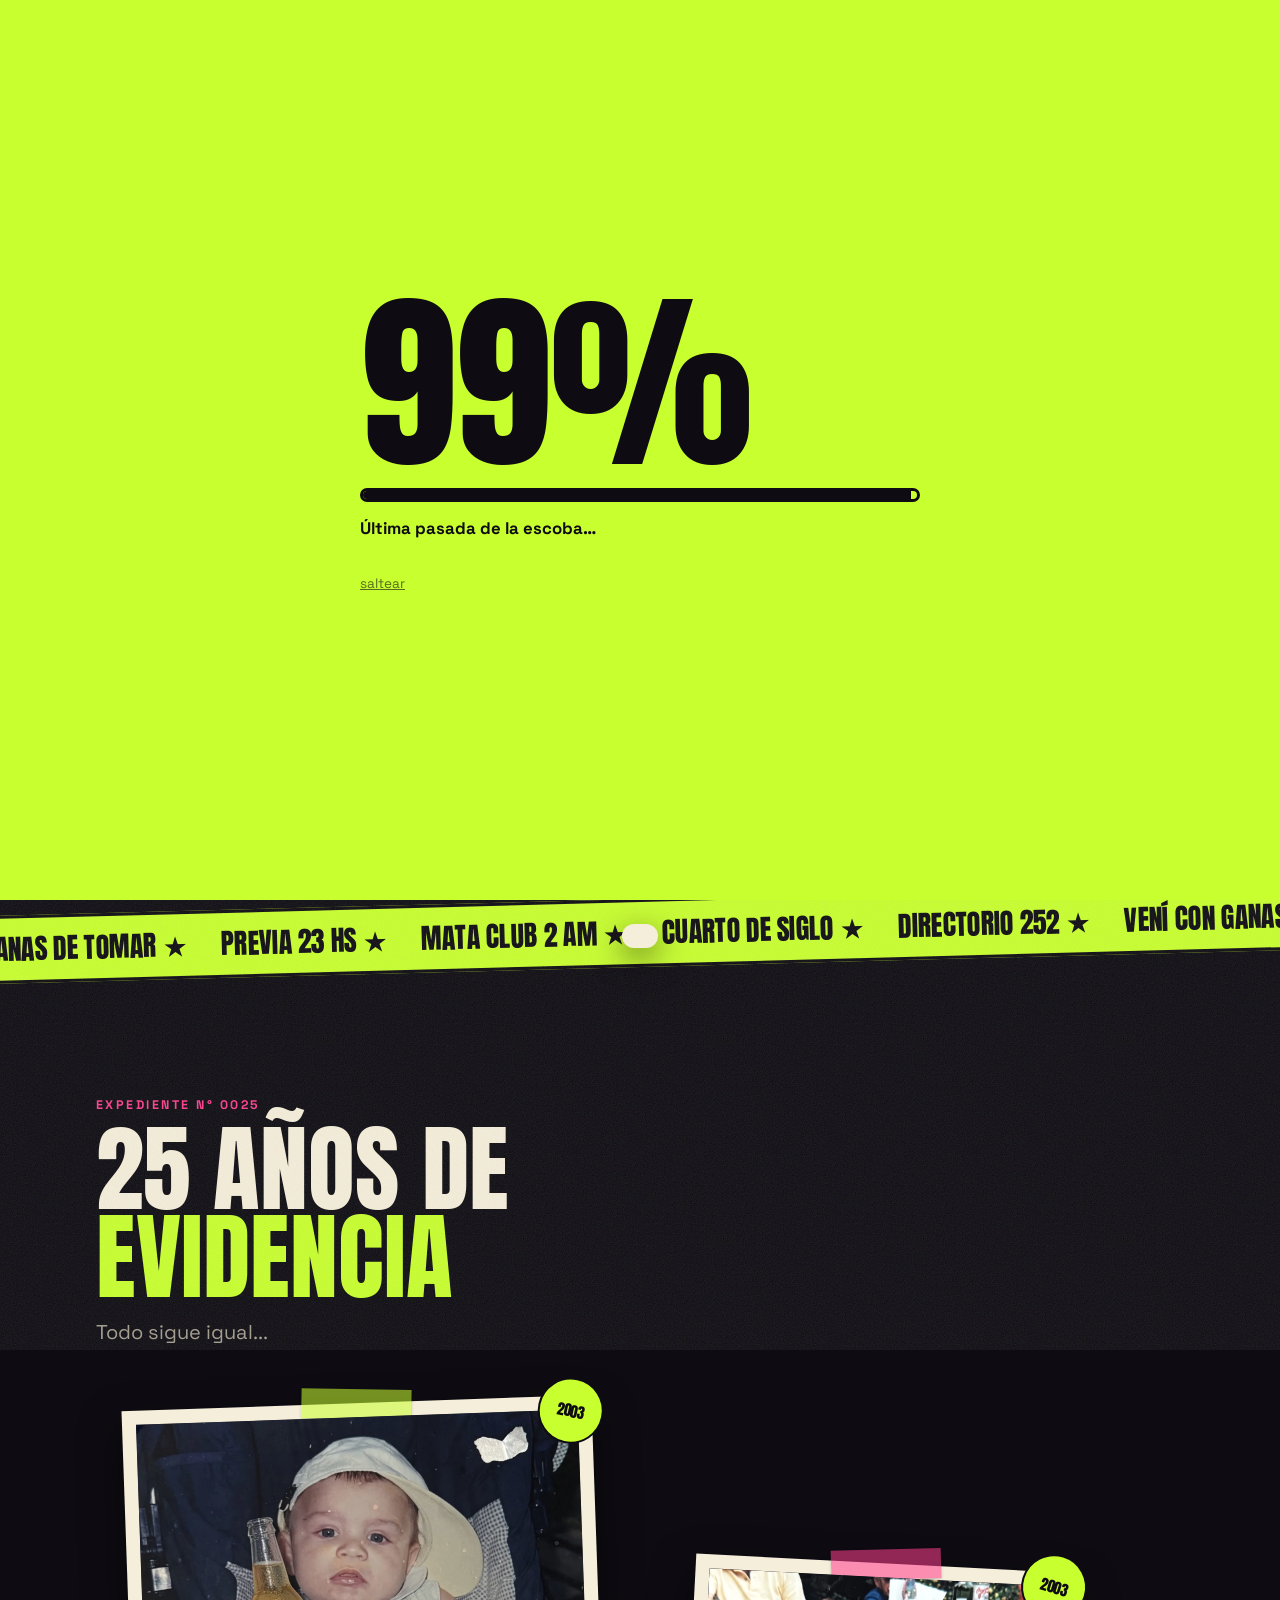
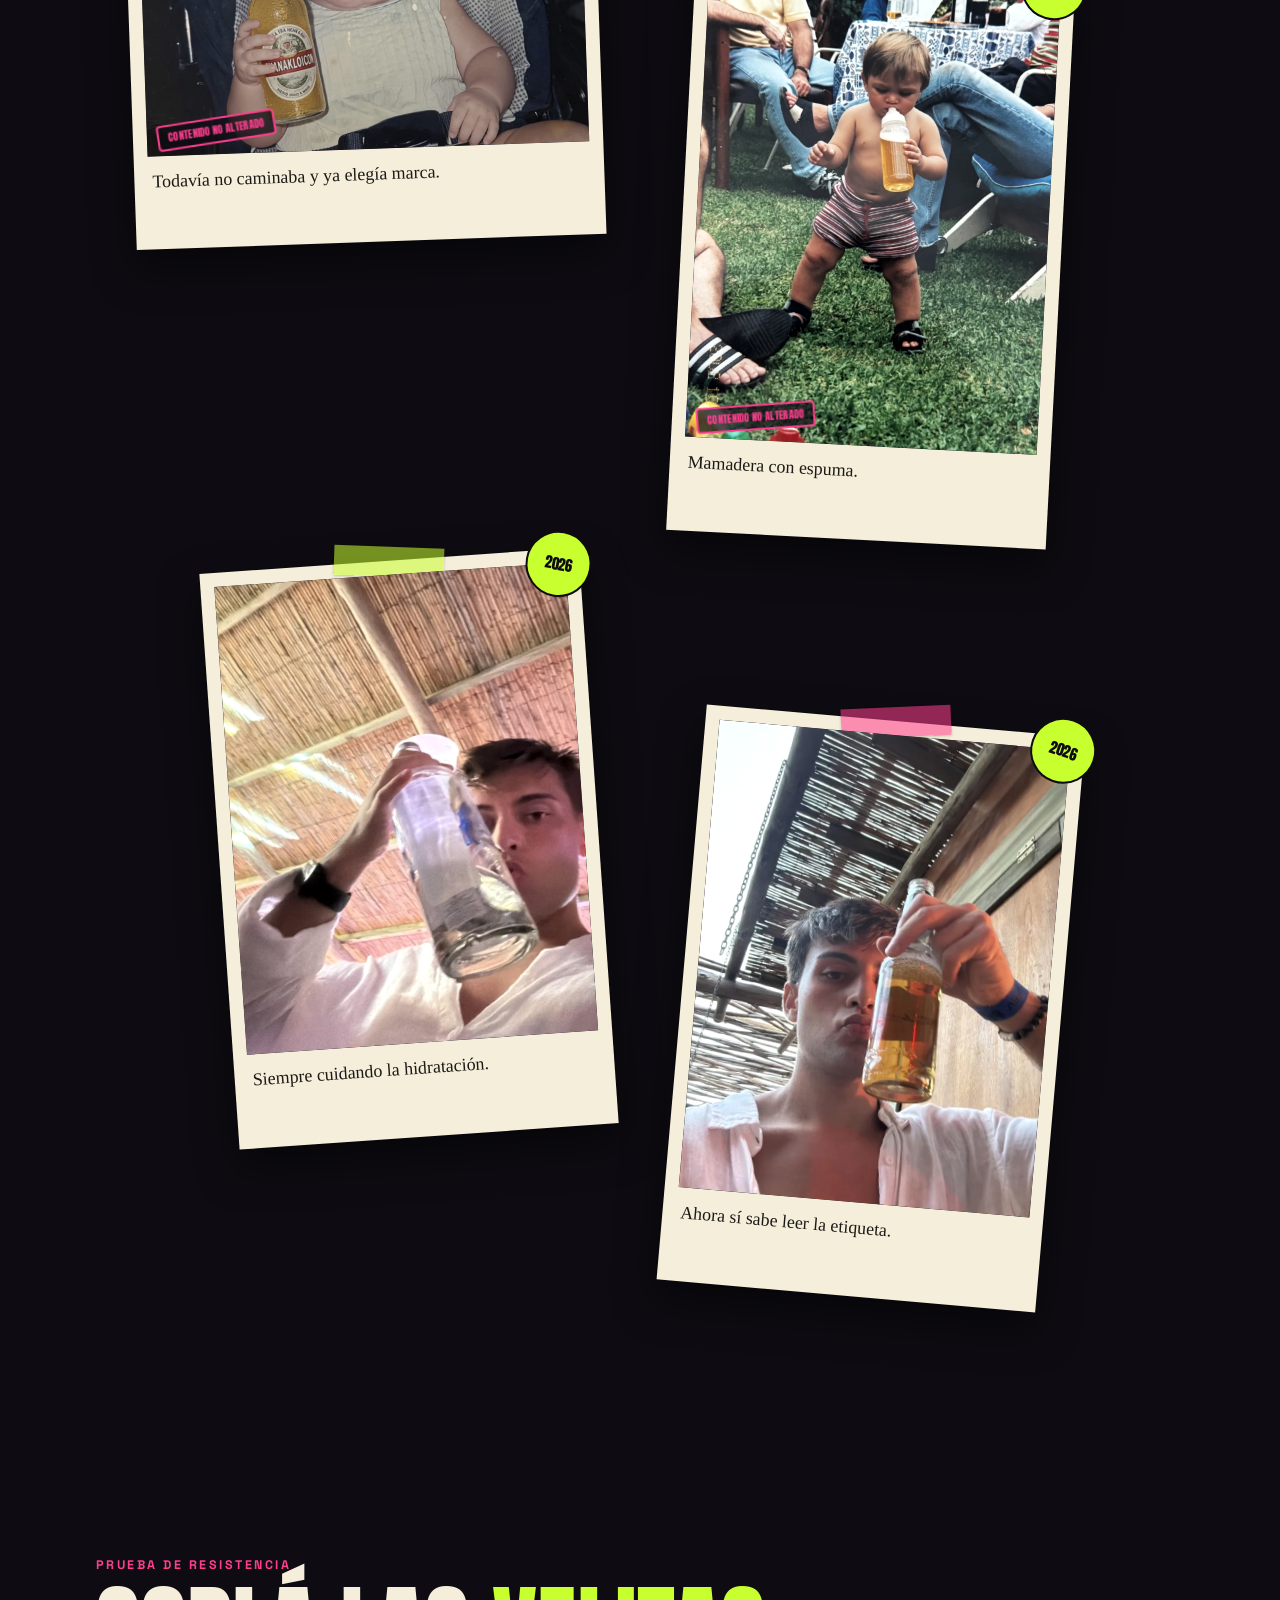
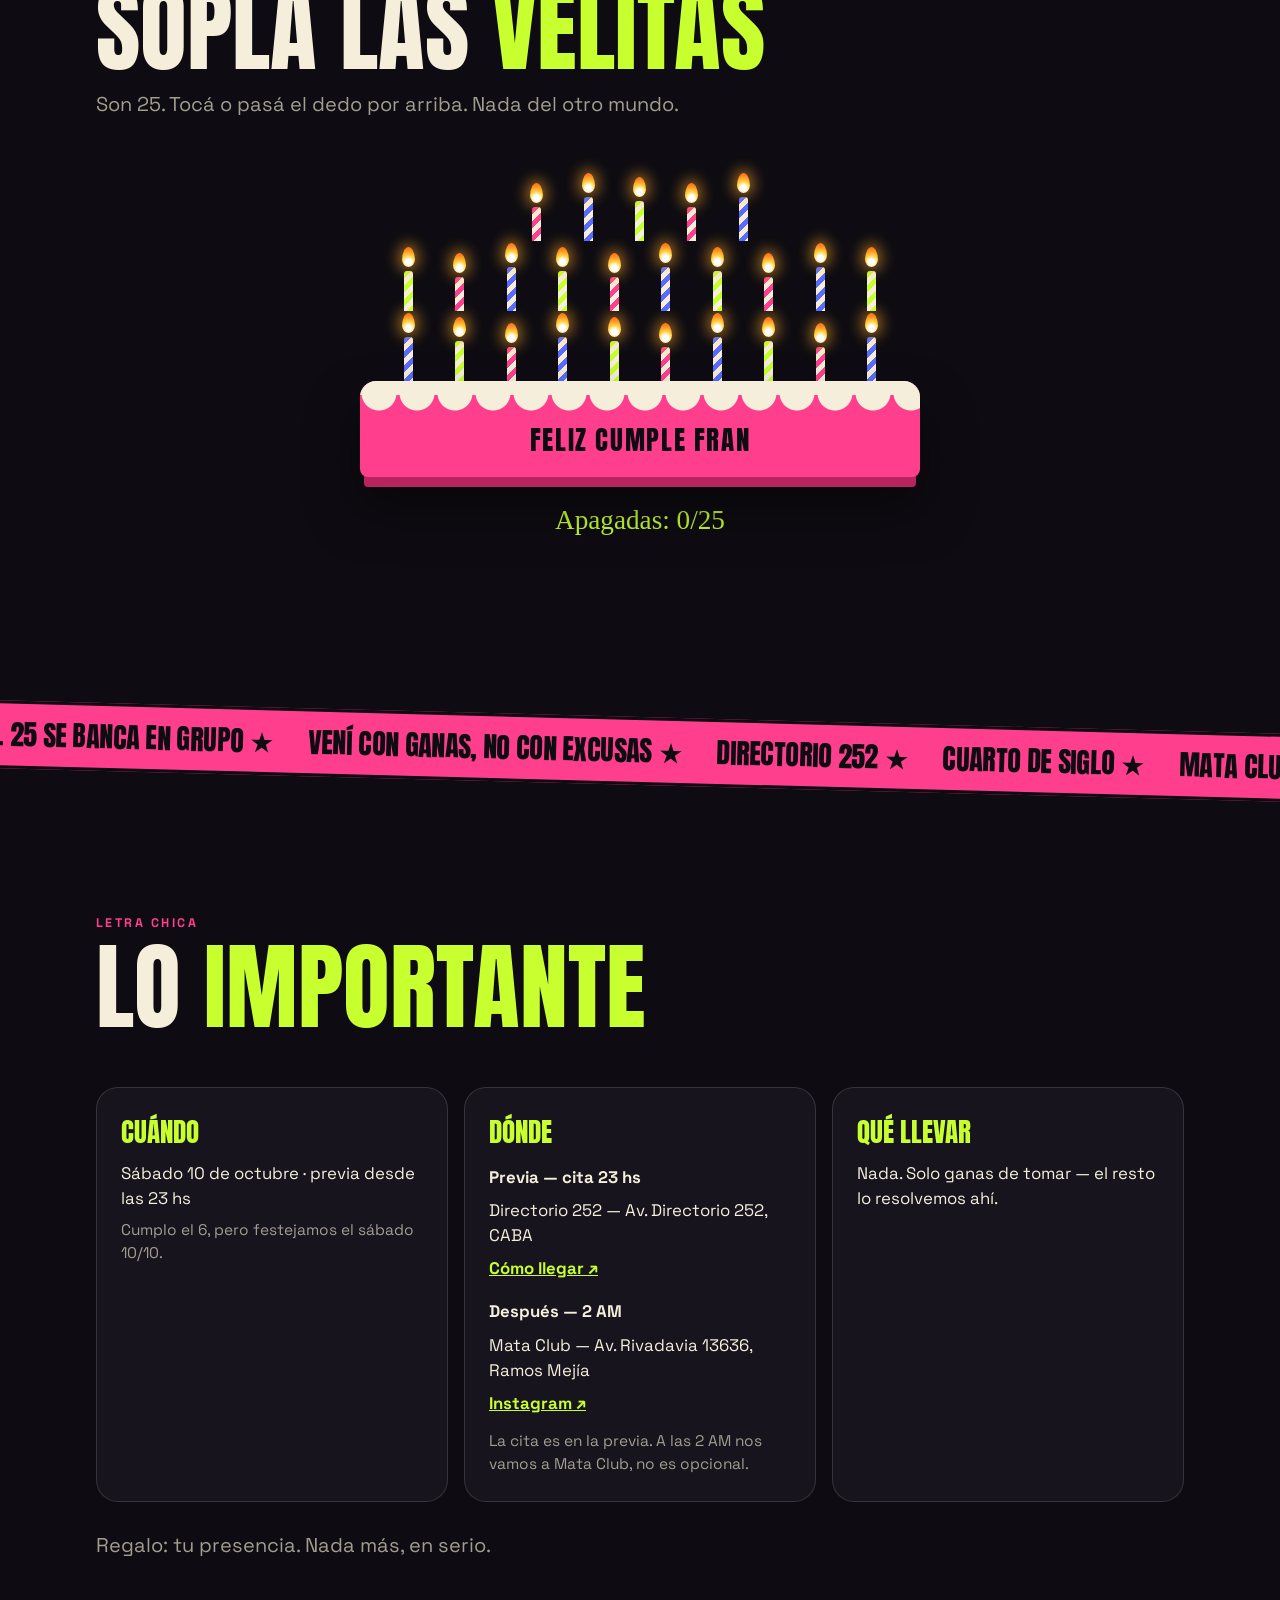
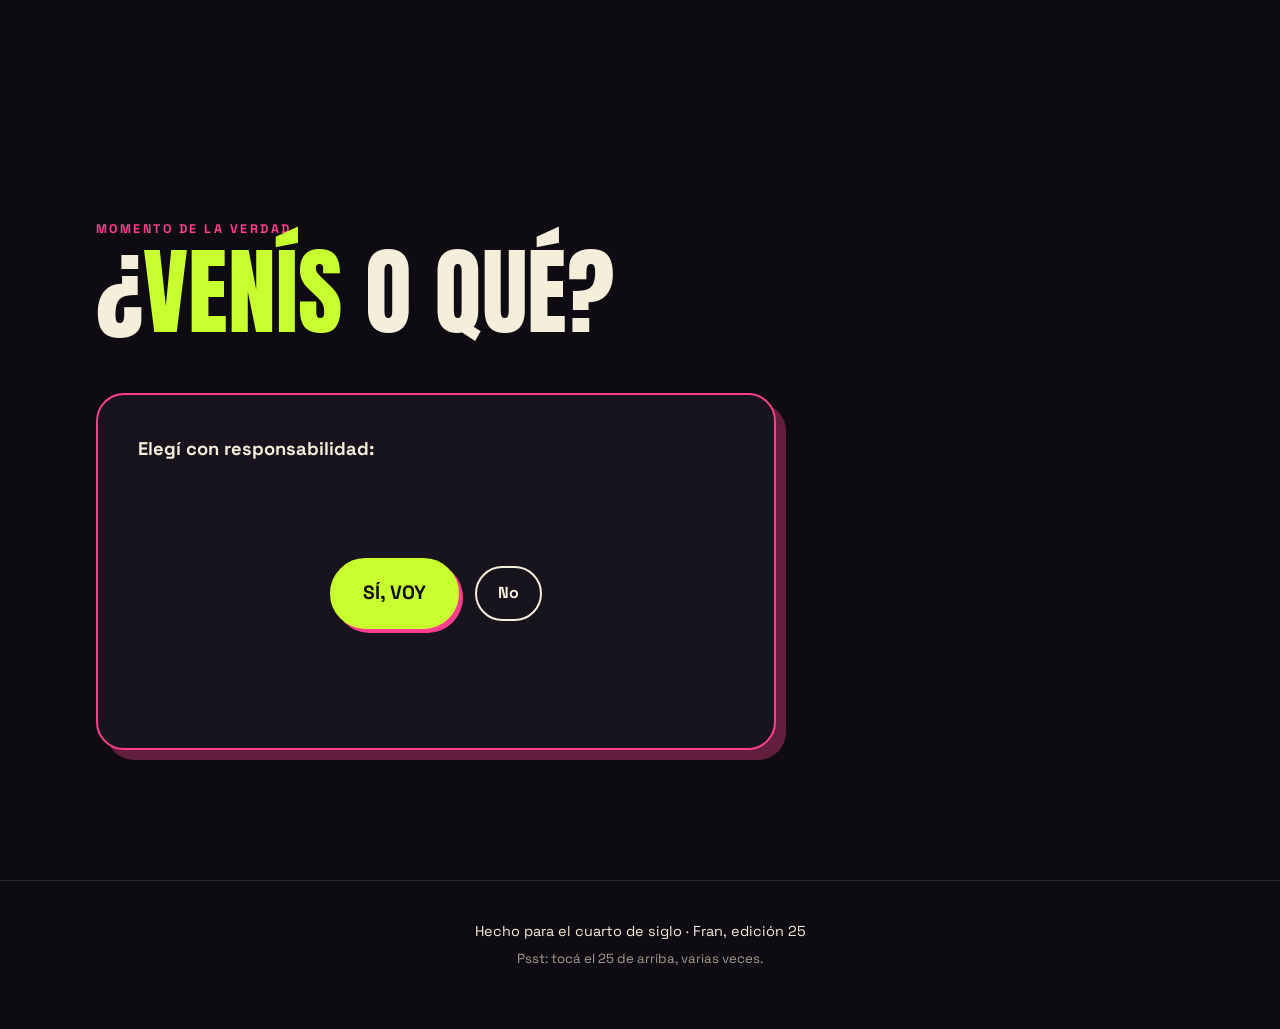
<file: index.html>
<!doctype html>
<html lang="es-AR">
<head>
  <meta charset="utf-8">
  <meta name="viewport" content="width=device-width, initial-scale=1, viewport-fit=cover">
  <meta name="robots" content="noindex, nofollow">
  <meta name="theme-color" content="#0e0c12">
  <title>Fran cumple 25</title>
  <meta name="description" content="Cuarto de siglo. Previa, después Mata Club. Confirmá tu asistencia.">

  <!-- Preview al compartir por WhatsApp. og:image tiene que ser URL ABSOLUTA (ver README) -->
  <meta property="og:title" content="Fran cumple 25">
  <meta property="og:description" content="Sábado 10/10 · Previa 23 hs · Confirmá acá.">
  <meta property="og:type" content="website">
  <meta property="og:url" content="https://fran-cumple-25.netlify.app/">
  <meta property="og:image" content="https://fran-cumple-25.netlify.app/img/og.jpg">

  <link rel="icon" href="data:image/svg+xml,<svg xmlns='http://www.w3.org/2000/svg' viewBox='0 0 100 100'><text y='.9em' font-size='90'>🎂</text></svg>">
  <link rel="preconnect" href="https://fonts.googleapis.com">
  <link rel="preconnect" href="https://fonts.gstatic.com" crossorigin>
  <link href="https://fonts.googleapis.com/css2?family=Anton&family=Permanent+Marker&family=Space+Grotesk:wght@400;500;700&display=swap" rel="stylesheet">
  <link rel="stylesheet" href="css/styles.css">
</head>
<body class="is-loading">

  <div class="grain" aria-hidden="true"></div>
  <canvas id="confetti" aria-hidden="true"></canvas>
  <div id="toast" role="status" aria-live="polite"></div>
  <div class="egg-badge" id="egg-badge" aria-live="polite"></div>

  <!-- ============ LOADER ============ -->
  <div id="loader">
    <div class="loader-inner">
      <p class="loader-pct"><span id="loader-num">0</span>%</p>
      <div class="loader-bar"><i id="loader-fill"></i></div>
      <p class="loader-msg" id="loader-msg">Cargando un cuarto de siglo…</p>
      <button class="loader-skip" id="loader-skip" type="button">saltear</button>
    </div>
  </div>

  <!-- ============ HERO ============ -->
  <header class="hero">
    <div class="hero-top">
      <span>★ Invitación oficial ★</span>
    </div>

    <svg class="badge" viewBox="0 0 200 200" aria-hidden="true">
      <defs><path id="circ" d="M100,100 m-76,0 a76,76 0 1,1 152,0 a76,76 0 1,1 -152,0"/></defs>
      <circle cx="100" cy="100" r="99"/>
      <g class="badge-spin">
        <text><textPath href="#circ" textLength="470">25 AÑOS ★ 10/10 ★ 25 AÑOS ★ 10/10 ★</textPath></text>
      </g>
      <text class="badge-sub" x="100" y="112" text-anchor="middle">25 · 10/10</text>
    </svg>

    <h1 class="hero-title">
      <span class="hero-name" id="hero-name" data-cfg="nombre"></span>
      <span class="hero-row">
        <span class="hero-cumple">cumple</span>
        <button class="hero-25" id="hero-25" type="button" aria-label="25 años">25</button>
      </span>
    </h1>

    <p class="hero-sub" id="hero-sub">Un cuarto de siglo.</p>

    <p class="hero-meta">
      <span data-cfg="fechaTextoHero"></span>
    </p>

    <div class="countdown" id="countdown" aria-label="Cuenta regresiva">
      <div><b id="cd-d">00</b><small>días</small></div>
      <div><b id="cd-h">00</b><small>horas</small></div>
      <div><b id="cd-m">00</b><small>min</small></div>
      <div><b id="cd-s">00</b><small>seg</small></div>
    </div>

    <p class="hero-scroll">bajá que hay más ↓</p>
  </header>

  <div class="tape" aria-hidden="true"><div class="tape-track" id="tape-1"></div></div>

  <!-- ============ FOTOS ============ -->
  <section class="section fotos" id="fotos">
    <div class="section-head">
      <p class="kicker">Expediente N° 0025</p>
      <h2>25 años de <em>evidencia</em></h2>
      <p class="lead">Todo sigue igual...</p>
    </div>

    <div class="polaroids" id="polaroids"></div>
  </section>

  <!-- ============ VELITAS ============ -->
  <section class="section velas-sec" id="velitas">
    <div class="section-head">
      <p class="kicker">Prueba de resistencia</p>
      <h2>Soplá las <em>velitas</em></h2>
      <p class="lead">Son 25. Tocá o pasá el dedo por arriba. Nada del otro mundo.</p>
    </div>
    <div class="cake" id="cake">
      <div class="velas" id="velas"></div>
      <div class="cake-body" aria-hidden="true"><span>FELIZ CUMPLE <span data-cfg="nombre"></span></span></div>
    </div>
    <p class="velas-status" id="velas-status" aria-live="polite">Apagadas: 0/25</p>
    <button class="btn btn-ghost" id="velas-reset" type="button" hidden>Prenderlas de nuevo</button>
  </section>

  <div class="tape tape-pink" aria-hidden="true"><div class="tape-track" id="tape-2"></div></div>

  <!-- ============ INFO ============ -->
  <section class="section info" id="info">
    <div class="section-head">
      <p class="kicker">Letra chica</p>
      <h2>Lo <em>importante</em></h2>
    </div>
    <div class="cards">
      <article class="card">
        <h3>Cuándo</h3>
        <p data-cfg="fechaTexto"></p>
        <p class="muted">Cumplo el 6, pero festejamos el sábado 10/10.</p>
      </article>
      <article class="card">
        <h3>Dónde</h3>
        <p class="card-sub">Previa — cita <span data-cfg="previa.cita"></span></p>
        <p><span data-cfg="previa.nombre"></span> — <span data-cfg="previa.direccion"></span></p>
        <p class="card-links">
          <a data-href="previa.maps" target="_blank" rel="noopener">Cómo llegar ↗</a>
        </p>
        <p class="card-sub" style="margin-top:10px">Después — <span data-cfg="after.hora"></span></p>
        <p><span data-cfg="after.nombre"></span> — <span data-cfg="after.direccion"></span></p>
        <p class="card-links">
          <a data-href="after.instagram" target="_blank" rel="noopener">Instagram ↗</a>
        </p>
        <p class="muted" style="margin-top:6px">La cita es en la previa. A las <span data-cfg="after.hora"></span> nos vamos a Mata Club, no es opcional.</p>
      </article>
      <article class="card">
        <h3>Qué llevar</h3>
        <p>Nada. Solo ganas de tomar — el resto lo resolvemos ahí.</p>
      </article>
    </div>
    <p class="lead info-extra">Regalo: tu presencia. Nada más, en serio.</p>
  </section>

  <!-- ============ RSVP ============ -->
  <section class="section rsvp" id="rsvp">
    <div class="section-head">
      <p class="kicker">Momento de la verdad</p>
      <h2>¿<em>Venís</em> o qué?</h2>
    </div>

    <div class="rsvp-box">
      <p class="demo-flag" id="demo-flag" hidden>⚠️ MODO DEMO — falta conectar el Google Sheet (README, paso 2). No se guarda nada.</p>

      <!-- Paso 1: sí / no -->
      <div class="step is-active" data-step="choice">
        <p class="step-q">Elegí con responsabilidad:</p>
        <div class="arena" id="arena">
          <button class="btn btn-acid btn-big" id="btn-si" type="button">SÍ, VOY</button>
          <button class="btn btn-ghost" id="btn-no" type="button">No</button>
        </div>
      </div>

      <!-- Paso 2: datos -->
      <form class="step" data-step="datos" id="form-datos" novalidate>
        <p class="step-count">Paso 1 de 2 — Tus datos</p>
        <label>Género *
          <select name="genero" required>
            <option value="" disabled selected>Elegí una opción</option>
            <option value="hombre">Hombre</option>
            <option value="mujer">Mujer</option>
          </select>
        </label>
        <label>Nombre y apellido *
          <input name="nombre" type="text" autocomplete="name" required maxlength="80" placeholder="Como en el DNI, para que no haya lío en la puerta">
        </label>
        <label>Mensaje para el cumpleañero <span class="opt">(opcional)</span>
          <textarea name="mensaje" rows="3" maxlength="500" placeholder="Algo copado, o directamente nada"></textarea>
        </label>
        <!-- honeypot anti-bots: los humanos no lo ven -->
        <input class="hp" name="website" type="text" tabindex="-1" autocomplete="off" aria-hidden="true">
        <div class="step-actions">
          <button class="btn btn-ghost" type="button" data-goto="choice">← Volver</button>
          <button class="btn btn-acid" type="submit">Siguiente: la parte que duele →</button>
        </div>
      </form>

      <!-- Paso 3: pago -->
      <form class="step" data-step="pago" id="form-pago" novalidate>
        <p class="step-count">Paso 2 de 2 — La parte que duele</p>
        <p class="pay-lead">Transferí <span class="pay-precio" id="pago-precio"></span> a este alias y recién ahí confirmá:</p>

        <div class="alias">
          <div>
            <small>ALIAS</small>
            <b id="alias-text" data-cfg="pago.alias"></b>
            <small>Titular: <span data-cfg="pago.titular"></span></small>
          </div>
          <button class="btn btn-pink" type="button" id="alias-copy">Copiar</button>
        </div>

        <label>¿A nombre de quién sale la transferencia? *
          <input name="titular" type="text" required maxlength="80" placeholder="Para encontrarte en el home banking">
        </label>

        <label class="check">
          <input name="transfirio" type="checkbox" required>
          <span>Ya transferí.</span>
        </label>

        <p class="form-error" id="pago-error" hidden></p>
        <div class="step-actions">
          <button class="btn btn-ghost" type="button" data-goto="datos">← Volver</button>
          <button class="btn btn-acid" type="submit" id="btn-confirmar">Confirmar asistencia</button>
        </div>
      </form>

      <!-- Paso alternativo: no viene -->
      <form class="step" data-step="no" id="form-no" novalidate>
        <p class="step-count">Qué decepción.</p>
        <label>Nombre y apellido *
          <input name="nombre" type="text" autocomplete="name" required maxlength="80" placeholder="Para saber a quién dejar de saludar">
        </label>
        <label>Excusa *
          <textarea name="excusa" rows="3" required maxlength="500" placeholder="'Tengo un compromiso' ya la usaron"></textarea>
        </label>
        <input class="hp" name="website" type="text" tabindex="-1" autocomplete="off" aria-hidden="true">
        <p class="form-error" id="no-error" hidden></p>
        <div class="step-actions">
          <button class="btn btn-acid" type="button" data-goto="choice">Me arrepentí, voy</button>
          <button class="btn btn-ghost" type="submit" id="btn-no-enviar">Enviar excusa</button>
        </div>
      </form>

      <!-- Éxito: ticket -->
      <div class="step" data-step="ok">
        <p class="ok-title">Adentro.</p>
        <p class="ok-lead">Sacale captura a tu entrada.</p>
        <div class="ticket" id="ticket">
          <div class="ticket-main">
            <small>ENTRADA OFICIAL · <span data-cfg="nombre"></span> cumple 25</small>
            <b class="ticket-name" id="ticket-name">—</b>
            <p><span data-cfg="fechaTexto"></span><br><span data-cfg="previa.nombre"></span> · <span data-cfg="previa.direccion"></span></p>
            <p class="ticket-vale">VALE POR: un lugar en la previa y en Mata Club</p>
          </div>
          <div class="ticket-stub">
            <span class="ticket-num" id="ticket-num">N° 0025-0000</span>
            <span class="barcode" aria-hidden="true"></span>
            <span class="ticket-admit">ADMIT ONE</span>
          </div>
        </div>
        <p class="muted center">La entrada se valida cuando Fran vea la transferencia.</p>
      </div>

      <!-- Éxito: no viene -->
      <div class="step" data-step="ok-no">
        <p class="ok-title">Excusa recibida.</p>
        <p class="ok-lead">Si cambiás de opinión, recargá la página y decí que sí.</p>
      </div>
    </div>
  </section>

  <footer class="footer">
    <p>Hecho para el cuarto de siglo · <span data-cfg="nombre"></span>, edición 25</p>
    <p class="muted">Psst: tocá el 25 de arriba, varias veces.</p>
  </footer>

  <script src="js/config.js"></script>
  <script src="js/main.js"></script>
</body>
</html>
</file>
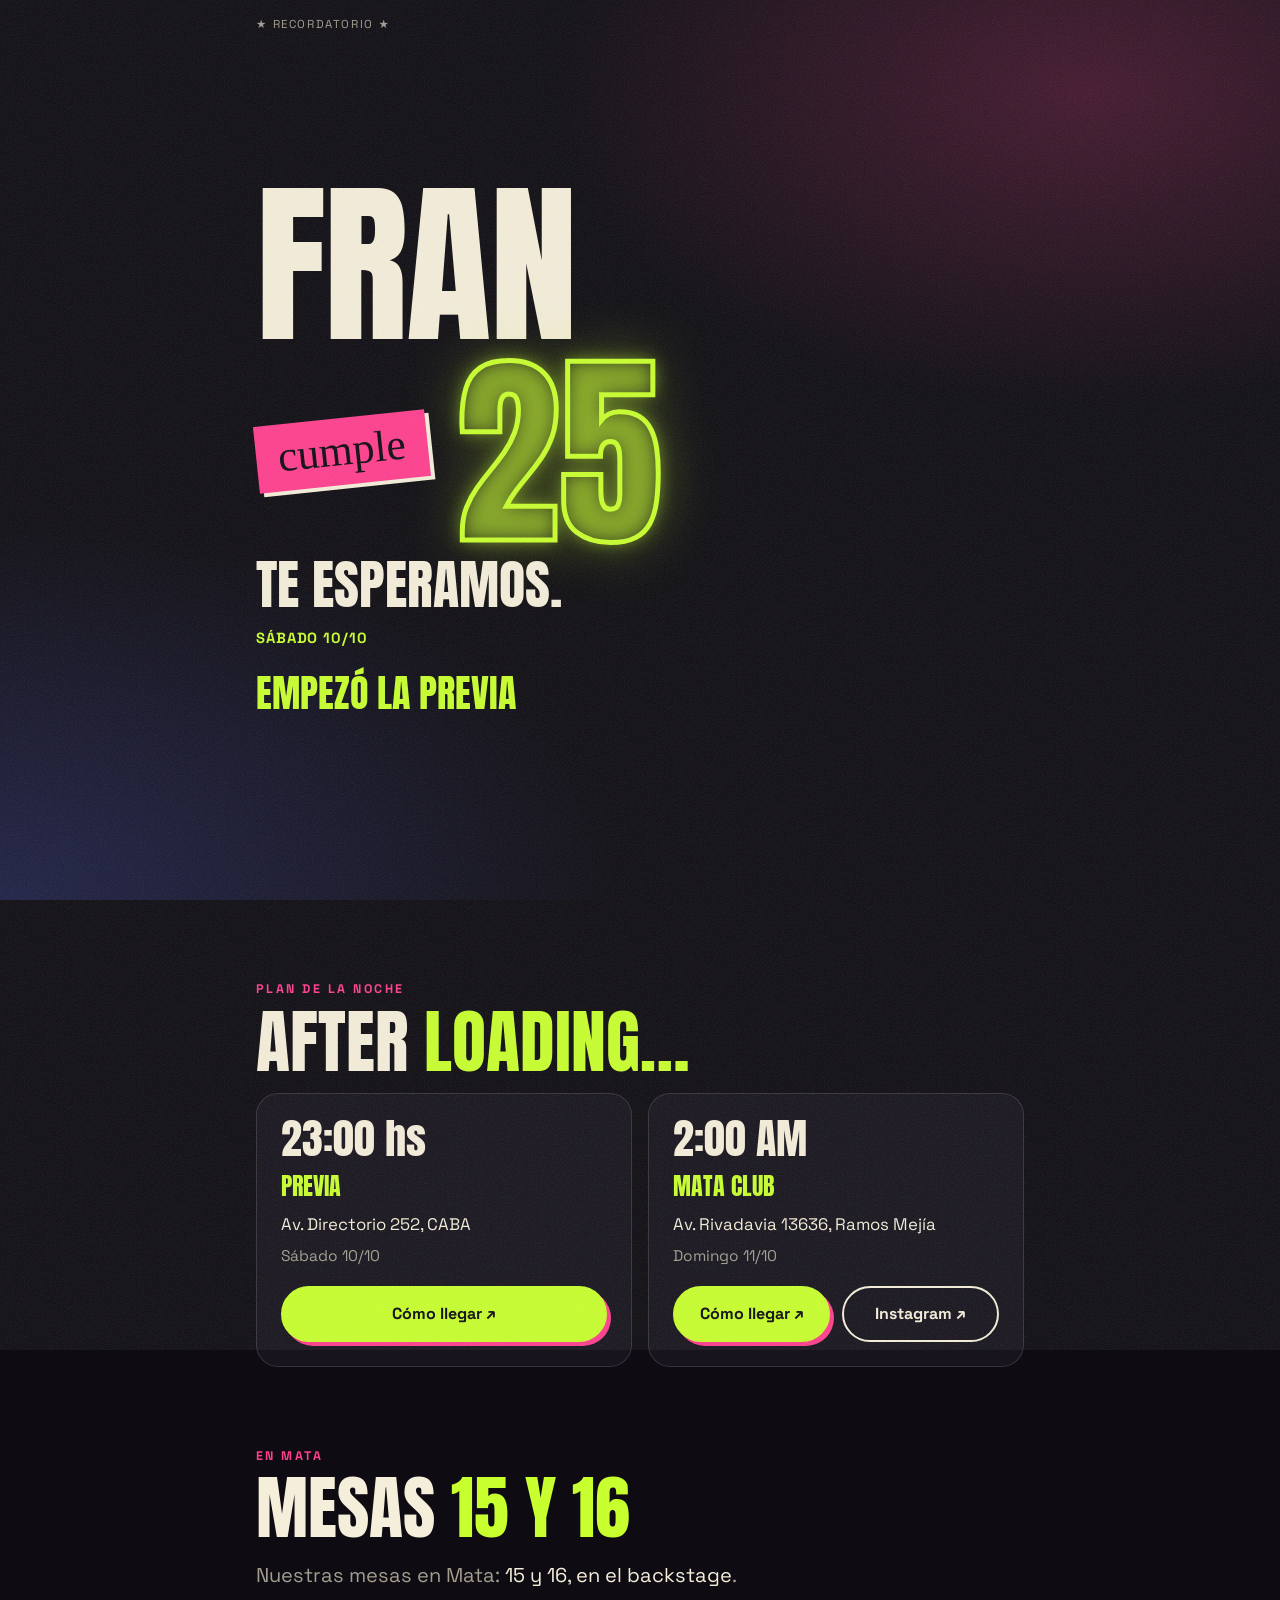
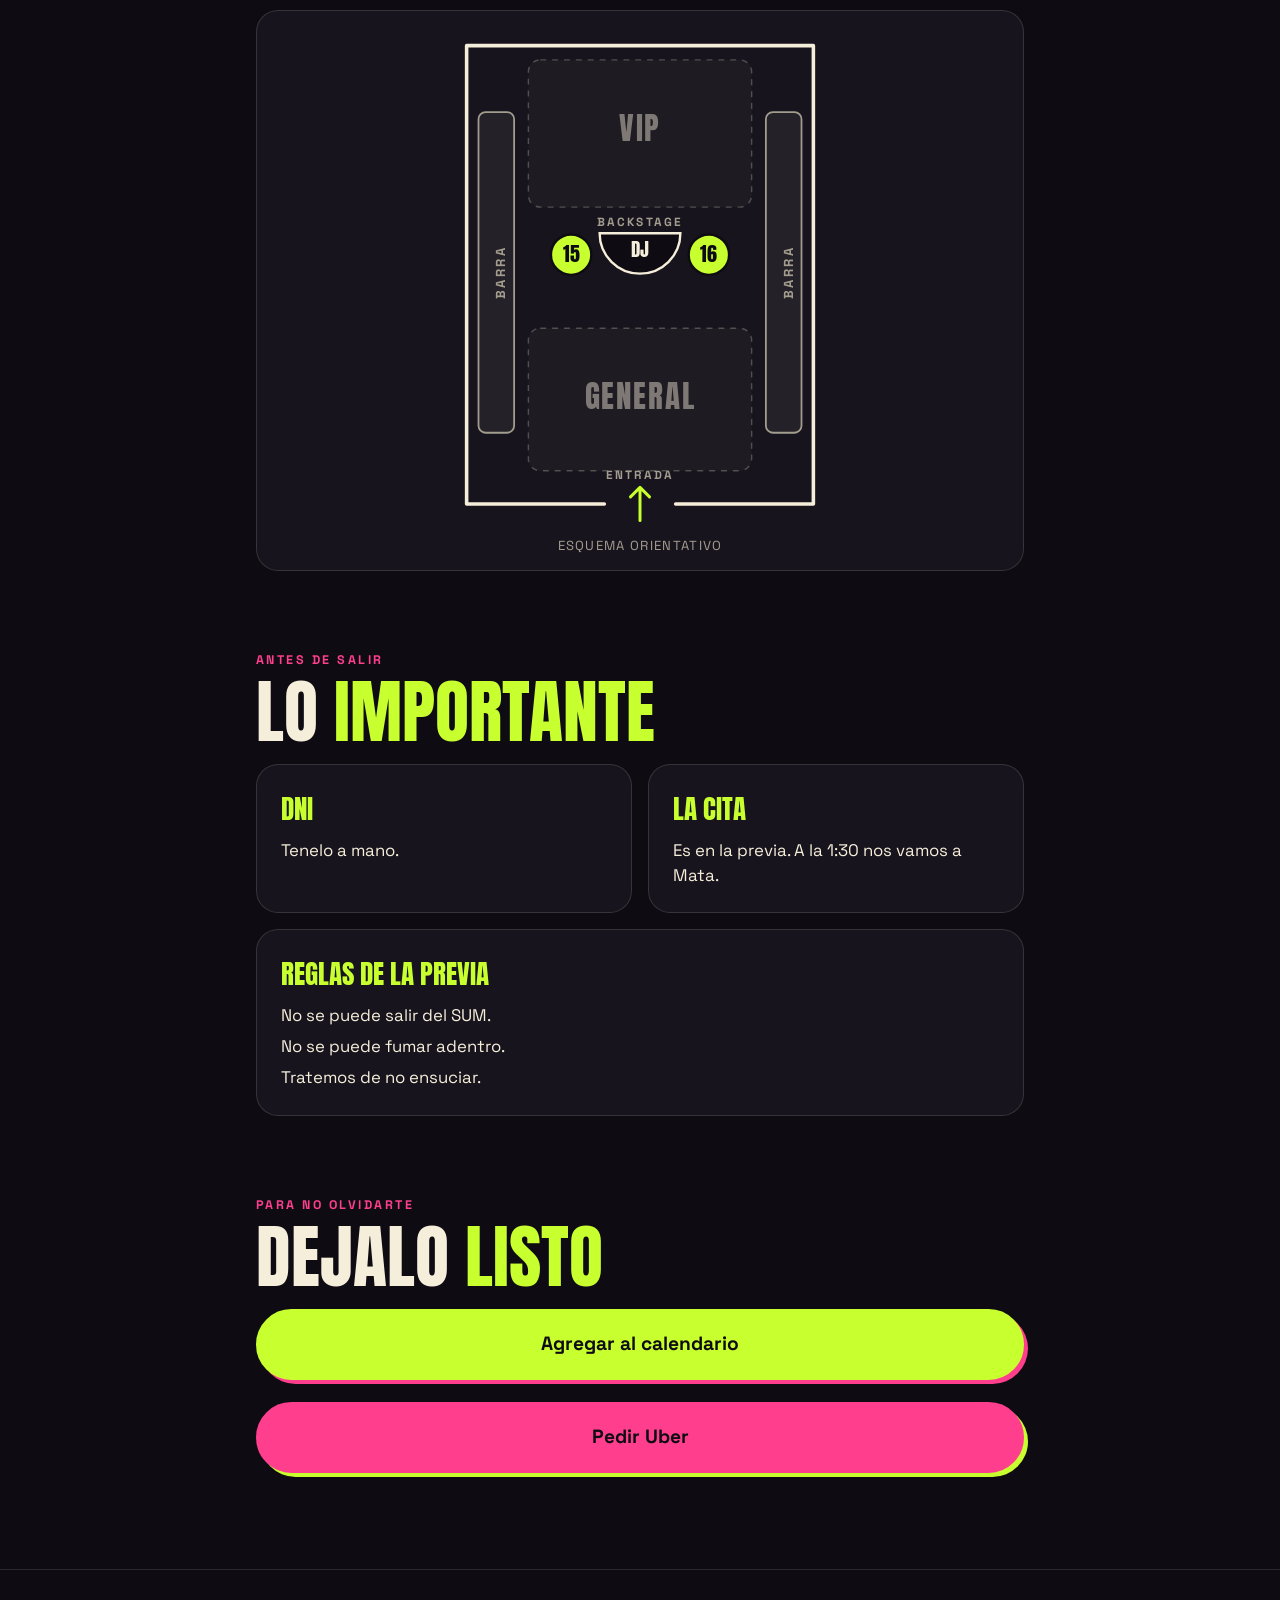
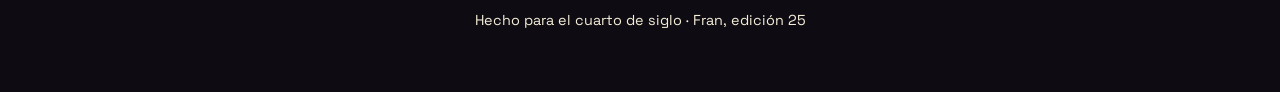
<file: reminder/index.html>
<!doctype html>
<html lang="es-AR">
<head>
  <meta charset="utf-8">
  <meta name="viewport" content="width=device-width, initial-scale=1, viewport-fit=cover">
  <meta name="robots" content="noindex, nofollow">
  <meta name="theme-color" content="#0e0c12">
  <title>Fran cumple 25 — Recordatorio</title>
  <meta name="description" content="Sábado 10/10 · Previa 23 hs · Mata 2 hs">

  <meta property="og:title" content="Fran cumple 25 — Recordatorio">
  <meta property="og:description" content="Sábado 10/10 · Previa 23 hs · Mata 2 hs">
  <meta property="og:type" content="website">
  <meta property="og:url" content="https://fran-cumple-25.netlify.app/reminder/">
  <meta property="og:image" content="https://fran-cumple-25.netlify.app/img/og.jpg">

  <link rel="icon" href="data:image/svg+xml,<svg xmlns='http://www.w3.org/2000/svg' viewBox='0 0 100 100'><text y='.9em' font-size='90'>🎂</text></svg>">
  <link rel="preconnect" href="https://fonts.googleapis.com">
  <link rel="preconnect" href="https://fonts.gstatic.com" crossorigin>
  <link href="https://fonts.googleapis.com/css2?family=Anton&family=Permanent+Marker&family=Space+Grotesk:wght@400;500;700&display=swap" rel="stylesheet">
  <!-- Base visual compartida con la invitación (tokens, botones, grano, countdown, ticket) -->
  <link rel="stylesheet" href="/css/styles.css">
  <link rel="stylesheet" href="/reminder/reminder.css">
</head>
<body>

  <div class="grain" aria-hidden="true"></div>

  <!-- ============ HERO ============ -->
  <header class="hero r-hero">
    <div class="r-hero-inner">
      <div class="hero-top"><span>★ Recordatorio ★</span></div>

      <h1 class="hero-title r-title">
        <span class="r-name">Fran</span>
        <span class="hero-row">
          <span class="hero-cumple">cumple</span>
          <span class="hero-25 r-25">25</span>
        </span>
      </h1>

      <p class="r-greeting" id="greeting">Se viene el sábado.</p>
      <p class="hero-meta">Sábado 10/10</p>

      <div class="countdown" id="countdown" aria-label="Cuenta regresiva a la previa">
        <div><b id="cd-d">00</b><small>días</small></div>
        <div><b id="cd-h">00</b><small>horas</small></div>
        <div><b id="cd-m">00</b><small>min</small></div>
        <div><b id="cd-s">00</b><small>seg</small></div>
      </div>
    </div>
  </header>

  <main class="r-main">

    <!-- ============ PLAN ============ -->
    <section class="r-section" aria-labelledby="plan-h">
      <p class="kicker">Plan de la noche</p>
      <h2 id="plan-h" class="r-h2">After <em>loading…</em></h2>

      <div class="r-stops">
        <article class="card r-stop">
          <p class="r-time">23:00 hs</p>
          <h3>Previa</h3>
          <p>Av. Directorio 252, CABA</p>
          <p class="muted">Sábado 10/10</p>
          <div class="r-actions">
            <a class="btn btn-acid" id="maps-previa" target="_blank" rel="noopener">Cómo llegar ↗</a>
          </div>
        </article>

        <article class="card r-stop">
          <p class="r-time">2:00 AM</p>
          <h3>Mata Club</h3>
          <p>Av. Rivadavia 13636, Ramos Mejía</p>
          <p class="muted">Domingo 11/10</p>
          <div class="r-actions">
            <a class="btn btn-acid" id="maps-mata" target="_blank" rel="noopener">Cómo llegar ↗</a>
            <a class="btn btn-ghost" href="https://www.instagram.com/mata_club/" target="_blank" rel="noopener">Instagram ↗</a>
          </div>
        </article>
      </div>
    </section>

    <!-- ============ MESA ============ -->
    <section class="r-section" aria-labelledby="mesa-h">
      <p class="kicker">En Mata</p>
      <h2 id="mesa-h" class="r-h2">Mesas <em>15 y 16</em></h2>
      <p class="lead">Nuestras mesas en Mata: <span>15 y 16, en el backstage</span>.</p>

      <figure class="r-map">
        <svg viewBox="0 0 320 420" role="img" aria-labelledby="map-title">
          <title id="map-title">Esquema de Mata Club: las mesas 15 y 16 están a los lados de la cabina del DJ, en el centro del salón, entre la zona VIP y la zona General.</title>

          <!-- sala, con hueco para la entrada abajo al centro -->
          <path class="m-wall" d="M130 400 H14 V14 H306 V400 H190"/>

          <!-- barras laterales -->
          <rect class="m-bar" x="24" y="70" width="30" height="270" rx="6"/>
          <rect class="m-bar" x="266" y="70" width="30" height="270" rx="6"/>
          <text class="m-bar-label" transform="translate(44 205) rotate(-90)">BARRA</text>
          <text class="m-bar-label" transform="translate(286 205) rotate(-90)">BARRA</text>

          <!-- zonas -->
          <rect class="m-zone" x="66" y="26" width="188" height="124" rx="10"/>
          <text class="m-zone-label" x="160" y="94">VIP</text>
          <rect class="m-zone" x="66" y="252" width="188" height="120" rx="10"/>
          <text class="m-zone-label" x="160" y="320">GENERAL</text>

          <!-- cabina DJ (semicírculo) -->
          <path class="m-dj" d="M126 172 H194 A34 34 0 0 1 126 172 Z"/>
          <text class="m-dj-label" x="160" y="192">DJ</text>
          <text class="m-small" x="160" y="166">BACKSTAGE</text>

          <!-- mesas 15 y 16 -->
          <g class="m-table">
            <circle class="m-pulse" cx="102" cy="190" r="17"/>
            <circle class="m-dot" cx="102" cy="190" r="17"/>
            <text class="m-num" x="102" y="196">15</text>
          </g>
          <g class="m-table">
            <circle class="m-pulse" cx="218" cy="190" r="17"/>
            <circle class="m-dot" cx="218" cy="190" r="17"/>
            <text class="m-num" x="218" y="196">16</text>
          </g>

          <!-- entrada -->
          <path class="m-arrow" d="M160 414 V386 M152 394 L160 386 L168 394"/>
          <text class="m-small" x="160" y="383" dy="-4">ENTRADA</text>
        </svg>
        <figcaption class="muted">Esquema orientativo</figcaption>
      </figure>
    </section>

    <!-- ============ LO IMPORTANTE ============ -->
    <section class="r-section" aria-labelledby="imp-h">
      <p class="kicker">Antes de salir</p>
      <h2 id="imp-h" class="r-h2">Lo <em>importante</em></h2>

      <div class="r-important">
        <article class="card">
          <h3>DNI</h3>
          <p>Tenelo a mano.</p>
        </article>
        <article class="card">
          <h3>La cita</h3>
          <p>Es en la previa. A la 1:30 nos vamos a Mata.</p>
        </article>
        <article class="card r-rules">
          <h3>Reglas de la previa</h3>
          <ul>
            <li>No se puede salir del SUM.</li>
            <li>No se puede fumar adentro.</li>
            <li>Tratemos de no ensuciar.</li>
          </ul>
        </article>
      </div>
    </section>

    <!-- ============ ACCIONES ============ -->
    <section class="r-section" aria-labelledby="acc-h">
      <p class="kicker">Para no olvidarte</p>
      <h2 id="acc-h" class="r-h2">Dejalo <em>listo</em></h2>

      <div class="r-buttons">
        <div class="r-block">
          <!-- iOS: link al .ics (abre "Agregar a Calendario"). Android/desktop: Google Calendar. -->
          <a class="btn btn-acid btn-big r-wide" id="btn-cal" target="_blank" rel="noopener">Agregar al calendario</a>
          <p class="r-alt muted" id="cal-ios-alt" hidden>
            <a id="cal-ios-gcal" target="_blank" rel="noopener">¿Usás Google Calendar? Agregalo acá ↗</a>
          </p>
        </div>

        <div class="r-block">
          <button class="btn btn-pink btn-big r-wide" id="btn-uber" type="button" aria-expanded="false" aria-controls="uber-opts">Pedir Uber</button>
          <div class="r-menu" id="uber-opts" hidden>
            <a class="btn btn-ghost r-wide" id="uber-previa" target="_blank" rel="noopener">Ir a la previa</a>
            <a class="btn btn-ghost r-wide" id="uber-mata" target="_blank" rel="noopener">Ir a Mata</a>
          </div>
        </div>
      </div>
    </section>
  </main>

  <footer class="footer">
    <p>Hecho para el cuarto de siglo · Fran, edición 25</p>
  </footer>

  <script src="/reminder/reminder.js"></script>
</body>
</html>
</file>
<file: css/styles.css>
/* ============================================================
   Fran cumple 25 — negro, verde ácido y polaroids
   ============================================================ */
:root {
  --bg: #0e0c12;
  --bg-2: #17141d;
  --ink: #f5eeda;
  --muted: #a39d8f;
  --acid: #c8ff2e;
  --pink: #ff3f8e;
  --blue: #5b6bff;
  --paper: #f5eeda;
  --dark: #0e0c12;
  --display: "Anton", "Impact", "Arial Narrow Bold", sans-serif;
  --body: "Space Grotesk", system-ui, -apple-system, "Segoe UI", sans-serif;
  --hand: "Permanent Marker", "Comic Sans MS", cursive;
  --gutter: clamp(18px, 5vw, 56px);
  --ease-out: cubic-bezier(.2, .9, .25, 1.15);
}

*, *::before, *::after { box-sizing: border-box; }
html { scroll-behavior: smooth; -webkit-text-size-adjust: 100%; overflow-x: clip; }
html.modo-crisis { --acid: #ff3f8e; --pink: #c8ff2e; }
body {
  margin: 0;
  background: var(--bg);
  color: var(--ink);
  font-family: var(--body);
  font-size: 1.05rem;
  line-height: 1.5;
  overflow-x: hidden;
  -webkit-font-smoothing: antialiased;
}
body.is-loading { overflow: hidden; }
img { max-width: 100%; display: block; }
a { color: var(--acid); }
h1, h2, h3, p { margin: 0; }
button { font: inherit; color: inherit; cursor: pointer; }
[hidden] { display: none !important; }
::selection { background: var(--pink); color: var(--dark); }

.muted { color: var(--muted); font-size: .92em; }
.center { text-align: center; }

/* ---------- textura + capas fijas ---------- */
.grain {
  position: fixed; inset: -50%; z-index: 50; pointer-events: none; opacity: .13;
  background-image: url("data:image/svg+xml,%3Csvg xmlns='http://www.w3.org/2000/svg' width='200' height='200'%3E%3Cfilter id='n'%3E%3CfeTurbulence type='fractalNoise' baseFrequency='.9' numOctaves='2' stitchTiles='stitch'/%3E%3C/filter%3E%3Crect width='100%25' height='100%25' filter='url(%23n)'/%3E%3C/svg%3E");
  animation: grain 1.2s steps(6) infinite;
}
@keyframes grain {
  0% { transform: translate(0, 0); } 20% { transform: translate(-3%, 2%); }
  40% { transform: translate(2%, -3%); } 60% { transform: translate(-2%, -2%); }
  80% { transform: translate(3%, 3%); } 100% { transform: translate(0, 0); }
}
#confetti { position: fixed; inset: 0; width: 100%; height: 100%; z-index: 90; pointer-events: none; }
#toast {
  position: fixed; left: 50%; bottom: 24px; z-index: 95;
  transform: translate(-50%, calc(100% + 48px)); transition: transform .45s var(--ease-out);
  background: var(--ink); color: var(--dark); font-weight: 700;
  padding: 12px 18px; border-radius: 999px; max-width: calc(100vw - 32px); text-align: center;
  box-shadow: 0 10px 30px rgba(0, 0, 0, .5);
}
#toast.show { transform: translate(-50%, 0); }

/* ---------- botones ---------- */
.btn {
  display: inline-flex; align-items: center; justify-content: center; gap: .4em;
  font-family: var(--body); font-weight: 700; font-size: 1rem; text-decoration: none;
  padding: .85em 1.3em; border-radius: 999px; border: 2px solid var(--dark);
  box-shadow: 4px 4px 0 var(--dark); transition: transform .15s, box-shadow .15s;
  -webkit-tap-highlight-color: transparent;
}
.btn:hover { transform: translate(-2px, -2px); box-shadow: 6px 6px 0 var(--dark); }
.btn:active { transform: translate(3px, 3px); box-shadow: 1px 1px 0 var(--dark); }
.btn-acid { background: var(--acid); color: var(--dark); }
.btn-pink { background: var(--pink); color: var(--dark); }
.btn-ghost { background: transparent; color: var(--ink); border-color: var(--ink); box-shadow: none; }
.btn-ghost:hover { box-shadow: none; background: rgba(245, 238, 218, .08); }
.btn-big { font-size: 1.2rem; padding: 1em 1.6em; }
.btn[disabled] { opacity: .6; pointer-events: none; }
.hero .btn-acid, .rsvp .btn-acid { box-shadow: 4px 4px 0 var(--pink); border-color: var(--acid); }
.hero .btn-acid:hover, .rsvp .btn-acid:hover { box-shadow: 6px 6px 0 var(--pink); }

/* ---------- loader ---------- */
#loader {
  position: fixed; inset: 0; z-index: 100; background: var(--acid); color: var(--dark);
  display: grid; place-items: center; padding: var(--gutter);
  transition: clip-path .9s cubic-bezier(.8, 0, .2, 1);
  clip-path: inset(0 0 0 0);
}
#loader.done { clip-path: inset(0 0 100% 0); pointer-events: none; }
.loader-inner { width: min(560px, 100%); }
.loader-pct { font-family: var(--display); font-size: clamp(5rem, 28vw, 12rem); line-height: .9; }
.loader-bar { height: 14px; border: 3px solid var(--dark); border-radius: 99px; overflow: hidden; margin: 18px 0 14px; }
.loader-bar i { display: block; height: 100%; width: 0%; background: var(--dark); transition: width .3s; }
.loader-msg { font-weight: 700; min-height: 3em; }
.loader-skip { background: none; border: 0; padding: 8px 0; text-decoration: underline; opacity: .6; font-size: .85rem; }

/* ---------- hero ---------- */
.hero {
  position: relative; min-height: 100svh; padding: 18px var(--gutter) 28px;
  display: flex; flex-direction: column; align-items: flex-start; justify-content: center; gap: 14px;
  background:
    radial-gradient(60vw 50vh at 85% 10%, rgba(255, 63, 142, .22), transparent 70%),
    radial-gradient(70vw 60vh at 0% 100%, rgba(91, 107, 255, .22), transparent 70%);
  overflow: hidden;
}
.hero-top {
  position: absolute; top: 16px; left: var(--gutter); right: var(--gutter);
  display: flex; justify-content: space-between; gap: 12px;
  font-size: .72rem; letter-spacing: .14em; text-transform: uppercase; color: var(--muted);
}
.hero-title { font-family: var(--display); font-weight: 400; text-transform: uppercase; line-height: .82; width: 100%; margin-top: 36px; }
.hero-name {
  display: block; white-space: nowrap;
  font-size: min(calc(86vw / (var(--n, 4) * .58)), 17rem, 36svh);
  letter-spacing: -.01em;
}
.hero-name .ch { display: inline-block; transform: translateY(-130%) rotate(-12deg); opacity: 0; }
body:not(.is-loading) .hero-name .ch { animation: drop .8s var(--ease-out) forwards; animation-delay: calc(var(--i) * 70ms + 350ms); }
@keyframes drop { to { transform: none; opacity: 1; } }

.hero-row { display: flex; align-items: center; gap: clamp(10px, 3vw, 28px); margin-top: .04em; }
.hero-cumple {
  font-family: var(--hand); text-transform: none; color: var(--dark); background: var(--pink);
  font-size: clamp(1.4rem, 6vw, 3.4rem); line-height: 1; padding: .25em .5em .3em; transform: rotate(-6deg);
  box-shadow: 4px 4px 0 var(--ink);
}
.hero-25 {
  font-family: var(--display); font-size: min(44vw, 22rem, 40svh); line-height: .85;
  background: none; border: 0; padding: 0; color: transparent;
  -webkit-text-stroke: clamp(2px, .6vw, 5px) var(--acid);
  text-shadow: 0 0 18px rgba(200, 255, 46, .55), 0 0 60px rgba(200, 255, 46, .35);
  animation: flicker 5s infinite; user-select: none; -webkit-tap-highlight-color: transparent;
  transition: transform .2s var(--ease-out);
  touch-action: manipulation;
}
.hero-25:active { transform: scale(.94) rotate(-3deg); }
@keyframes flicker {
  0%, 18%, 22%, 25%, 53%, 57%, 100% { opacity: 1; }
  20%, 24%, 55% { opacity: .35; }
}
.hero-sub { font-size: clamp(1.05rem, 2.6vw, 1.5rem); max-width: 34ch; color: var(--ink); }
.hero-meta { display: flex; flex-wrap: wrap; gap: 4px 12px; font-weight: 700; text-transform: uppercase; letter-spacing: .06em; font-size: .92rem; color: var(--acid); }
.hero-meta .dot { color: var(--pink); }

.countdown { display: flex; gap: 8px; }
.countdown div {
  background: var(--bg-2); border: 1px solid rgba(245, 238, 218, .15); border-radius: 12px;
  padding: 8px 0 6px; width: clamp(62px, 17vw, 84px); text-align: center;
}
.countdown b { display: block; font-family: var(--display); font-weight: 400; font-size: clamp(1.7rem, 6vw, 2.4rem); line-height: 1; font-variant-numeric: tabular-nums; }
.countdown small { font-size: .65rem; text-transform: uppercase; letter-spacing: .12em; color: var(--muted); }
.countdown.is-over { font-family: var(--hand); font-size: 1.4rem; color: var(--pink); }
.hero-scroll { font-size: .8rem; color: var(--muted); animation: bob 2s ease-in-out infinite; }
@keyframes bob { 50% { transform: translateY(6px); } }

.badge {
  position: absolute; right: 8px; bottom: 18px;
  width: clamp(104px, 22vw, 190px); height: auto; transform: rotate(12deg);
  filter: drop-shadow(5px 6px 0 rgba(0, 0, 0, .6)); z-index: 2;
}
.badge circle { fill: var(--pink); }
.badge text { font-family: var(--display); font-size: 15px; fill: var(--dark); letter-spacing: 2px; }
.badge .badge-sub { font-size: 22px; letter-spacing: 0; }
.badge-spin { transform-origin: 100px 100px; animation: spin 14s linear infinite; }
@keyframes spin { to { transform: rotate(360deg); } }

.egg-badge {
  position: fixed; left: 50%; top: 18px; z-index: 96; transform: translate(-50%, -140%);
  background: var(--ink); color: var(--dark); font-family: var(--display); text-transform: uppercase;
  padding: 10px 20px; border-radius: 14px; border: 3px solid var(--dark); box-shadow: 5px 5px 0 var(--pink);
  transition: transform .4s var(--ease-out); font-size: 1rem; text-align: center; max-width: calc(100vw - 32px);
}
.egg-badge.show { transform: translate(-50%, 0); }

/* desktop: todo el título en una línea para llenar el ancho */
@media (min-width: 1000px) {
  .hero-title { display: flex; align-items: center; flex-wrap: wrap; gap: 0 3vw; margin-top: 24px; }
  .hero-name { font-size: min(17vw, 46svh); }
  .hero-25 { font-size: min(19vw, 50svh); }
  .hero-cumple { font-size: clamp(2rem, 3.4vw, 3.6rem); }
  .badge { bottom: clamp(30px, 8vh, 90px); right: clamp(30px, 6vw, 120px); width: clamp(180px, 16vw, 250px); }
}

/* ---------- cinta / marquee ---------- */
.tape { background: var(--acid); color: var(--dark); overflow: hidden; transform: rotate(-1.5deg) scale(1.03); border-block: 3px solid var(--dark); position: relative; z-index: 3; }
.tape-pink { background: var(--pink); transform: rotate(1.5deg) scale(1.03); }
.tape-track { display: flex; width: max-content; animation: marquee 28s linear infinite; font-family: var(--display); font-size: clamp(1.1rem, 3.4vw, 1.7rem); text-transform: uppercase; padding: .35em 0; white-space: nowrap; }
.tape-pink .tape-track { animation-direction: reverse; }
.tape-track span { padding-right: 1.2em; }
@keyframes marquee { to { transform: translateX(-50%); } }

/* ---------- secciones ---------- */
.section { padding: clamp(64px, 12vw, 130px) var(--gutter); max-width: 1200px; margin: 0 auto; }
.section-head { margin-bottom: clamp(28px, 6vw, 56px); max-width: 720px; }
.kicker { font-size: .78rem; letter-spacing: .2em; text-transform: uppercase; color: var(--pink); font-weight: 700; margin-bottom: 10px; }
h2 { font-family: var(--display); font-weight: 400; text-transform: uppercase; font-size: clamp(2.6rem, 10vw, 6rem); line-height: .92; }
h2 em { font-style: normal; color: var(--acid); }
.lead { margin-top: 16px; font-size: clamp(1.05rem, 2.2vw, 1.25rem); color: var(--muted); }
.lead span { color: var(--ink); }

.reveal { opacity: 0; transform: translateY(40px); transition: opacity .7s, transform .7s var(--ease-out); }
.reveal.in { opacity: 1; transform: none; }

/* ---------- polaroids ---------- */
.fotos { overflow-x: clip; }
.polaroids { display: grid; align-items: start; grid-template-columns: 1fr; gap: clamp(36px, 8vw, 70px); justify-items: center; }
.polaroid {
  position: relative; width: min(84%, 380px); background: var(--paper); color: #1c1a17;
  padding: 14px 14px 18px; box-shadow: 0 18px 40px rgba(0, 0, 0, .55);
  transform: rotate(var(--r, 0deg)); transition: transform .45s var(--ease-out), opacity .7s;
}
.polaroid.reveal { opacity: 0; transform: translateY(70px) rotate(calc(var(--r) * 4)) scale(.92); }
.polaroid.reveal.in { opacity: 1; transform: rotate(var(--r)); }
.polaroid:hover, .polaroid:focus-visible { transform: rotate(0deg) scale(1.04); z-index: 5; }
.polaroid::before { /* cinta scotch */
  content: ""; position: absolute; top: -14px; left: 50%; width: 110px; height: 30px;
  transform: translateX(-50%) rotate(calc(var(--r) * -1.5));
  background: rgba(200, 255, 46, .55); box-shadow: 0 1px 3px rgba(0, 0, 0, .2);
}
.polaroid:nth-child(even)::before { background: rgba(255, 63, 142, .55); }
.polaroid-img { position: relative; aspect-ratio: 3 / 4; background: #2a2630; overflow: hidden; }
.polaroid.is-wide { width: min(92%, 470px); }
.polaroid.is-wide .polaroid-img { aspect-ratio: 4 / 3; }
.polaroid-img img { width: 100%; height: 100%; object-fit: cover; filter: saturate(.9) contrast(1.05); }
.polaroid-ph {
  width: 100%; height: 100%; display: grid; place-items: center; text-align: center; color: var(--ink); padding: 16px;
  background: repeating-linear-gradient(45deg, #2a2630 0 14px, #231f29 14px 28px); font-size: .85rem;
}
.polaroid-ph span { font-size: 3.2rem; display: block; }
.polaroid-ph code { color: var(--acid); }
.polaroid figcaption { font-family: var(--hand); font-size: 1.12rem; line-height: 1.25; padding: 14px 4px 0; min-height: 4.2em; }
.polaroid-sticker {
  position: absolute; top: -18px; right: -12px; min-width: 66px; height: 66px; padding: 0 6px; border-radius: 33px;
  display: grid; place-items: center; background: var(--acid); color: var(--dark);
  font-family: var(--display); font-size: .92rem; transform: rotate(14deg); border: 2px solid var(--dark); z-index: 2;
}
figure { margin: 0; }

/* sello tipo peritaje, solo en las fotos que lo definan */
.polaroid-sello {
  position: absolute; left: 10px; bottom: 10px; z-index: 2; max-width: 62%;
  padding: 5px 9px; border: 2px solid var(--pink); border-radius: 4px;
  background: rgba(14, 12, 18, .74); color: var(--pink);
  font-family: var(--display); font-weight: 400; text-transform: uppercase;
  font-size: .64rem; letter-spacing: .03em; line-height: 1.2; text-align: center;
  opacity: 0; transform: rotate(-7deg) scale(1);
}
.polaroid.in .polaroid-sello { animation: stamp-in .5s .45s cubic-bezier(.2, .8, .2, 1) both; }
@keyframes stamp-in {
  0% { opacity: 0; transform: rotate(-7deg) scale(2.4); }
  55% { opacity: 1; transform: rotate(-7deg) scale(.9); }
  80% { transform: rotate(-7deg) scale(1.08); }
  100% { opacity: 1; transform: rotate(-7deg) scale(1); }
}

@media (min-width: 820px) {
  .polaroids { grid-template-columns: 1fr 1fr; column-gap: 40px; row-gap: 20px; }
  .polaroid:nth-child(odd) { justify-self: end; margin-right: 4%; }
  .polaroid:nth-child(even) { justify-self: start; margin-left: 4%; margin-top: 160px; }
}

/* ---------- velitas ---------- */
.cake { max-width: 560px; margin-inline: auto; touch-action: pan-y; user-select: none; -webkit-user-select: none; }
/* wrap-reverse: la última fila (la incompleta) queda arriba y centrada;
   las filas completas se apilan abajo, pegadas a la torta. */
.velas { display: flex; flex-wrap: wrap-reverse; justify-content: center; row-gap: 4px; padding: 0 4%; }
.vela {
  position: relative; flex: 0 0 10%; height: 66px; padding: 0; background: none; border: 0;
  display: flex; align-items: flex-end; justify-content: center; -webkit-tap-highlight-color: transparent;
}
.vela::after { /* el palito */
  content: ""; width: 9px; height: 40px; border-radius: 3px 3px 0 0;
  background: repeating-linear-gradient(135deg, var(--acid) 0 5px, var(--ink) 5px 10px);
}
.vela:nth-child(3n)::after { background: repeating-linear-gradient(135deg, var(--pink) 0 5px, var(--ink) 5px 10px); height: 34px; }
.vela:nth-child(3n+1)::after { background: repeating-linear-gradient(135deg, var(--blue) 0 5px, var(--ink) 5px 10px); height: 44px; }
.vela i { /* la llama */
  position: absolute; left: 50%; bottom: 44px; width: 13px; height: 20px; margin-left: -6.5px;
  border-radius: 50% 50% 50% 50% / 62% 62% 38% 38%;
  background: radial-gradient(circle at 50% 75%, #fff 0 18%, #ffd23f 40%, #ff7a1a 80%);
  box-shadow: 0 0 14px 4px rgba(255, 170, 40, .55); transform-origin: 50% 100%;
  animation: llama .5s ease-in-out infinite alternate; animation-delay: calc(var(--i) * -73ms);
  transition: transform .2s, opacity .2s;
}
.vela:nth-child(3n) i { bottom: 38px; } .vela:nth-child(3n+1) i { bottom: 48px; }
@keyframes llama { from { transform: scale(1) rotate(-4deg); } to { transform: scale(1.12, .92) rotate(5deg); } }
.vela.off i { animation: none; transform: scale(0); opacity: 0; }
.vela.off::before { /* humito */
  content: ""; position: absolute; left: 50%; bottom: 46px; width: 8px; height: 8px; margin-left: -4px; border-radius: 50%;
  background: rgba(245, 238, 218, .5); animation: humo 1s ease-out forwards; pointer-events: none;
}
@keyframes humo { to { transform: translate(6px, -34px) scale(2.6); opacity: 0; } }
.vela.relit i { animation: llama .5s ease-in-out infinite alternate, reprende .45s var(--ease-out); }
@keyframes reprende { from { transform: scale(0); } 60% { transform: scale(1.7); } }
.cake-body {
  position: relative; height: 96px; border-radius: 16px 16px 8px 8px; background: var(--pink); color: var(--dark);
  display: grid; place-items: center; padding-top: 22px; font-family: var(--display); font-size: clamp(1.1rem, 4.4vw, 1.7rem);
  letter-spacing: .06em; text-transform: uppercase; box-shadow: 0 14px 0 -4px #b8245f, 0 30px 50px rgba(0, 0, 0, .5);
}
.cake-body::before { /* glaseado chorreando */
  content: ""; position: absolute; inset: 0 0 auto 0; height: 30px; border-radius: 16px 16px 0 0;
  background: radial-gradient(circle at 50% 0, var(--ink) 0 17px, transparent 18px) 0 12px / 38px 30px repeat-x, linear-gradient(var(--ink) 0 14px, transparent 14px);
}
.velas-status { margin: 26px auto 14px; text-align: center; font-family: var(--hand); font-size: clamp(1.2rem, 4vw, 1.7rem); color: var(--acid); min-height: 2.6em; max-width: 560px; line-height: 1.25; }
#velas-reset { display: flex; margin-inline: auto; }

/* ---------- info ---------- */
.cards { display: grid; grid-template-columns: repeat(auto-fit, minmax(min(100%, 240px), 1fr)); gap: 16px; }
.card { background: var(--bg-2); border: 1px solid rgba(245, 238, 218, .14); border-radius: 22px; padding: 24px; display: grid; gap: 8px; align-content: start; transition: transform .3s var(--ease-out), border-color .3s; }
.card:hover { transform: translateY(-6px) rotate(-1deg); border-color: var(--acid); }
.card h3 { font-family: var(--display); font-weight: 400; text-transform: uppercase; font-size: 1.7rem; color: var(--acid); }
.card-sub { font-weight: 700; margin-top: 4px; }
.info-extra { margin-top: 28px; }
.card-links { display: flex; flex-wrap: wrap; gap: 6px 16px; font-weight: 700; }

/* ---------- rsvp ---------- */
.rsvp-box {
  max-width: 680px; background: var(--bg-2); border: 2px solid var(--pink); border-radius: 28px;
  padding: clamp(20px, 5vw, 40px); box-shadow: 10px 10px 0 rgba(255, 63, 142, .35);
}
.demo-flag { background: #ffd23f; color: var(--dark); font-weight: 700; font-size: .85rem; padding: 10px 14px; border-radius: 12px; margin-bottom: 18px; }
.step { display: none; gap: 16px; }
.step.is-active { display: grid; animation: stepin .5s var(--ease-out); }
@keyframes stepin { from { opacity: 0; transform: translateY(18px); } }
.step-q { font-size: 1.15rem; font-weight: 700; }
.step-count { font-size: .78rem; letter-spacing: .16em; text-transform: uppercase; color: var(--acid); font-weight: 700; }

.arena { position: relative; min-height: 230px; display: flex; flex-wrap: wrap; align-items: center; justify-content: center; gap: 16px; touch-action: manipulation; }
#btn-no { transition: transform .28s var(--ease-out); z-index: 2; white-space: nowrap; background: var(--bg-2); }
#btn-si { animation: pulse 1.8s ease-in-out infinite; }
@keyframes pulse { 50% { transform: scale(1.05) rotate(-1.5deg); } }

label { display: grid; gap: 6px; font-weight: 700; font-size: .95rem; }
.opt { font-weight: 400; color: var(--muted); }
input[type="text"], input[type="tel"], textarea, select {
  width: 100%; font: inherit; font-size: 16px; /* 16px evita el zoom de iOS */
  color: var(--ink); background: var(--bg); border: 2px solid rgba(245, 238, 218, .22);
  border-radius: 14px; padding: 13px 14px; transition: border-color .2s, box-shadow .2s;
}
select { appearance: none; -webkit-appearance: none;
  background-image: url("data:image/svg+xml,%3Csvg xmlns='http://www.w3.org/2000/svg' viewBox='0 0 20 20' fill='%23c8ff2e'%3E%3Cpath d='M5 7l5 6 5-6z'/%3E%3C/svg%3E");
  background-repeat: no-repeat; background-position: right 14px center; padding-right: 40px;
}
textarea { resize: vertical; }
input::placeholder, textarea::placeholder { color: #6f6a60; }
input:focus-visible, textarea:focus-visible, select:focus-visible { outline: none; border-color: var(--acid); box-shadow: 0 0 0 4px rgba(200, 255, 46, .18); }
.invalid { border-color: var(--pink) !important; animation: shake .35s; }
@keyframes shake { 25% { transform: translateX(-6px); } 50% { transform: translateX(6px); } 75% { transform: translateX(-4px); } }
.hp { position: absolute !important; left: -9999px; width: 1px; height: 1px; opacity: 0; }
.step-actions { display: flex; flex-wrap: wrap-reverse; gap: 12px; justify-content: space-between; margin-top: 6px; }
.form-error { color: var(--pink); font-weight: 700; }

.pay-lead { font-size: 1.1rem; }
.pay-lead strong { color: var(--acid); }
.pay-precio {
  font-family: var(--display); font-size: clamp(2.6rem, 11vw, 4rem); line-height: 1; color: var(--acid);
  background: var(--dark); display: inline-block; padding: .05em .2em; transform: rotate(-1.5deg);
}
.alias { display: flex; flex-wrap: wrap; align-items: center; justify-content: space-between; gap: 14px; background: var(--bg); border: 2px dashed var(--acid); border-radius: 18px; padding: 16px 18px; }
.alias div { display: grid; gap: 2px; min-width: 0; }
.alias small { color: var(--muted); font-size: .72rem; letter-spacing: .1em; text-transform: uppercase; }
.alias b { font-family: var(--display); font-weight: 400; font-size: clamp(1.4rem, 6vw, 2rem); color: var(--acid); letter-spacing: .03em; overflow-wrap: anywhere; line-height: 1.1; }
.check { grid-template-columns: auto 1fr; align-items: center; gap: 12px; cursor: pointer; font-weight: 500; }
.check input { appearance: none; -webkit-appearance: none; width: 30px; height: 30px; margin: 0; border-radius: 9px; border: 2px solid var(--ink); background: var(--bg); display: grid; place-items: center; cursor: pointer; }
.check input:checked { background: var(--acid); border-color: var(--acid); }
.check input:checked::after { content: "✓"; color: var(--dark); font-weight: 700; font-size: 1.2rem; }

.ok-title { font-family: var(--display); text-transform: uppercase; font-size: clamp(2.6rem, 10vw, 4.4rem); line-height: 1; color: var(--acid); }
.ok-lead { color: var(--muted); }

.ticket { display: grid; grid-template-columns: 1fr auto; background: var(--paper); color: #1c1a17; border-radius: 16px; transform: rotate(-1.5deg); box-shadow: 0 18px 40px rgba(0, 0, 0, .5); animation: ticketin .9s var(--ease-out); }
@keyframes ticketin { from { transform: translateY(60px) rotate(8deg) scale(.8); opacity: 0; } }
.ticket-main { padding: 18px; display: grid; gap: 8px; min-width: 0; font-size: .9rem; }
.ticket-main small { letter-spacing: .12em; text-transform: uppercase; font-size: .66rem; font-weight: 700; }
.ticket-name { font-family: var(--display); font-weight: 400; text-transform: uppercase; font-size: clamp(1.7rem, 7vw, 2.8rem); line-height: 1; overflow-wrap: anywhere; }
.ticket-vale { font-family: var(--hand); color: #d81f6a; font-size: 1rem; line-height: 1.2; }
.ticket-stub { position: relative; border-left: 3px dashed #1c1a17; padding: 14px 12px; display: grid; justify-items: center; align-content: space-between; gap: 8px; writing-mode: vertical-rl; font-size: .7rem; font-weight: 700; letter-spacing: .14em; }
.ticket-stub::before, .ticket-stub::after { content: ""; position: absolute; left: -13px; width: 22px; height: 22px; border-radius: 50%; background: var(--bg-2); }
.ticket-stub::before { top: -11px; } .ticket-stub::after { bottom: -11px; }
.barcode { width: 38px; flex: 1; min-height: 80px; background: repeating-linear-gradient(0deg, #1c1a17 0 2px, transparent 2px 4px, #1c1a17 4px 5px, transparent 5px 9px, #1c1a17 9px 12px, transparent 12px 14px); }

/* ---------- footer ---------- */
.footer { padding: 40px var(--gutter) 60px; text-align: center; border-top: 1px solid rgba(245, 238, 218, .12); display: grid; gap: 6px; font-size: .9rem; }

/* ---------- accesibilidad ---------- */
:focus-visible { outline: 3px solid var(--acid); outline-offset: 3px; }
@media (prefers-reduced-motion: reduce) {
  *, *::before, *::after { animation-duration: .01ms !important; animation-iteration-count: 1 !important; transition-duration: .01ms !important; }
  html { scroll-behavior: auto; }
  .hero-name .ch { transform: none; opacity: 1; }
  .reveal, .polaroid.reveal { opacity: 1; transform: rotate(var(--r, 0deg)); }
}
</file>
<file: reminder/reminder.css>
/* ============================================================
   Recordatorio — se apoya en /css/styles.css (tokens, botones,
   grano, countdown). Acá solo lo propio de esta página.
   ============================================================ */

:root { --r-col: 880px; }
html { -webkit-text-size-adjust: 100%; text-size-adjust: 100%; }

/* ---------- hero ----------
   El fondo ocupa todo el ancho; el contenido va en la misma columna
   centrada que las secciones (--r-col), alineado a la izquierda como
   en la invitación. */
.r-hero {
  min-height: 100vh; min-height: 100svh;
  padding: 0; align-items: stretch; justify-content: stretch;
}
.r-hero-inner {
  position: relative; flex: 1; width: 100%; max-width: var(--r-col); margin: 0 auto;
  display: flex; flex-direction: column; align-items: flex-start; justify-content: center; gap: 16px;
  padding: calc(56px + env(safe-area-inset-top)) max(var(--gutter), env(safe-area-inset-right))
           calc(40px + env(safe-area-inset-bottom)) max(var(--gutter), env(safe-area-inset-left));
}
.r-hero .hero-top {
  top: calc(16px + env(safe-area-inset-top));
  left: max(var(--gutter), env(safe-area-inset-left));
  right: max(var(--gutter), env(safe-area-inset-right));
}
.r-title { display: block; margin-top: 0; }
.r-title .hero-row { margin-top: clamp(10px, 3.2vw, 26px); }
.r-name { display: block; font-size: clamp(5rem, 30vw, 11rem); letter-spacing: -.01em; }
.r-25 { font-size: clamp(6rem, 34vw, 13rem); }
.r-greeting {
  font-family: var(--display); text-transform: uppercase; line-height: 1;
  font-size: clamp(1.8rem, 8.4vw, 3.4rem); overflow-wrap: anywhere; max-width: 100%;
}
.countdown.is-over { font-family: var(--display); text-transform: uppercase; font-size: clamp(1.6rem, 7vw, 2.4rem); color: var(--acid); }

/* ---------- secciones ---------- */
.r-main { max-width: var(--r-col); margin: 0 auto; }
.r-section { padding: clamp(44px, 10vw, 80px) var(--gutter) 0; }
.r-h2 { font-size: clamp(2.4rem, 12vw, 4.4rem); margin-bottom: 20px; }
.r-section .lead { margin-top: 0; margin-bottom: 20px; }

.card:hover { transform: none; border-color: rgba(245, 238, 218, .14); }

/* ---------- paradas ---------- */
.r-stops { display: grid; gap: 16px; }
.r-stop { display: flex; flex-direction: column; gap: 8px; }
.r-time { font-family: var(--display); font-size: 2.6rem; line-height: 1; color: var(--ink); }
.r-stop h3 { font-size: 1.5rem; }
.r-actions { display: flex; flex-wrap: wrap; gap: 12px; margin-top: auto; padding-top: 10px; }
.r-actions .btn { flex: 1 1 140px; white-space: nowrap; }
.r-stop .btn-acid { box-shadow: 4px 4px 0 var(--pink); border-color: var(--acid); }

/* ---------- mapa ---------- */
.r-map { background: var(--bg-2); border: 1px solid rgba(245, 238, 218, .14); border-radius: 22px; padding: 18px 14px 14px; }
.r-map svg { display: block; width: 100%; max-width: 380px; height: auto; margin: 0 auto; overflow: visible; }
.r-map figcaption { text-align: center; margin-top: 8px; font-size: .82rem; letter-spacing: .1em; text-transform: uppercase; }

.m-wall { fill: none; stroke: var(--ink); stroke-width: 3; stroke-linejoin: round; stroke-linecap: round; }
.m-bar { fill: rgba(245, 238, 218, .06); stroke: var(--muted); stroke-width: 1.5; }
.m-bar-label { font-family: var(--body); font-weight: 700; font-size: 11px; letter-spacing: .2em; fill: var(--muted); text-anchor: middle; dominant-baseline: middle; }
.m-zone { fill: rgba(245, 238, 218, .03); stroke: rgba(245, 238, 218, .25); stroke-width: 1.2; stroke-dasharray: 5 5; }
.m-zone-label { font-family: var(--display); font-size: 26px; letter-spacing: .06em; fill: rgba(245, 238, 218, .45); text-anchor: middle; }
.m-dj { fill: var(--bg); stroke: var(--ink); stroke-width: 2; }
.m-dj-label { font-family: var(--display); font-size: 16px; fill: var(--ink); text-anchor: middle; }
.m-small { font-family: var(--body); font-weight: 700; font-size: 10px; letter-spacing: .18em; fill: var(--muted); text-anchor: middle; }
.m-dot { fill: var(--acid); stroke: var(--dark); stroke-width: 2; }
.m-num { font-family: var(--display); font-size: 17px; fill: var(--dark); text-anchor: middle; }
.m-pulse { fill: var(--acid); opacity: .5; transform-box: fill-box; transform-origin: center; animation: m-pulse 2.2s ease-out infinite; }
@keyframes m-pulse { from { transform: scale(1); opacity: .5; } to { transform: scale(2); opacity: 0; } }
.m-arrow { fill: none; stroke: var(--acid); stroke-width: 2.5; stroke-linecap: round; stroke-linejoin: round; }

/* ---------- lo importante ---------- */
.r-important { display: grid; gap: 16px; }
.r-rules ul { margin: 0; padding: 0; list-style: none; display: grid; gap: 6px; }

/* ---------- acciones ---------- */
.r-buttons { display: grid; gap: 22px; }
.r-block { display: grid; gap: 12px; }
.r-wide { width: 100%; }
.r-buttons .btn-acid { box-shadow: 4px 4px 0 var(--pink); border-color: var(--acid); }
.r-buttons .btn-pink { box-shadow: 4px 4px 0 var(--acid); border-color: var(--pink); }
.r-alt { font-size: .88rem; }
.r-alt a { font-weight: 700; display: inline-block; padding: 12px 2px; }
.r-menu { display: grid; gap: 10px; animation: stepin .35s var(--ease-out); }
.r-menu .btn { text-align: center; }

.footer { margin-top: clamp(56px, 12vw, 96px); }

@media (min-width: 640px) {
  .r-important { grid-template-columns: 1fr 1fr; }
  .r-rules { grid-column: 1 / -1; }
}
/* dos columnas recién cuando "Cómo llegar" e "Instagram" entran en una fila */
@media (min-width: 860px) {
  .r-stops { grid-template-columns: 1fr 1fr; }
}
</file>
